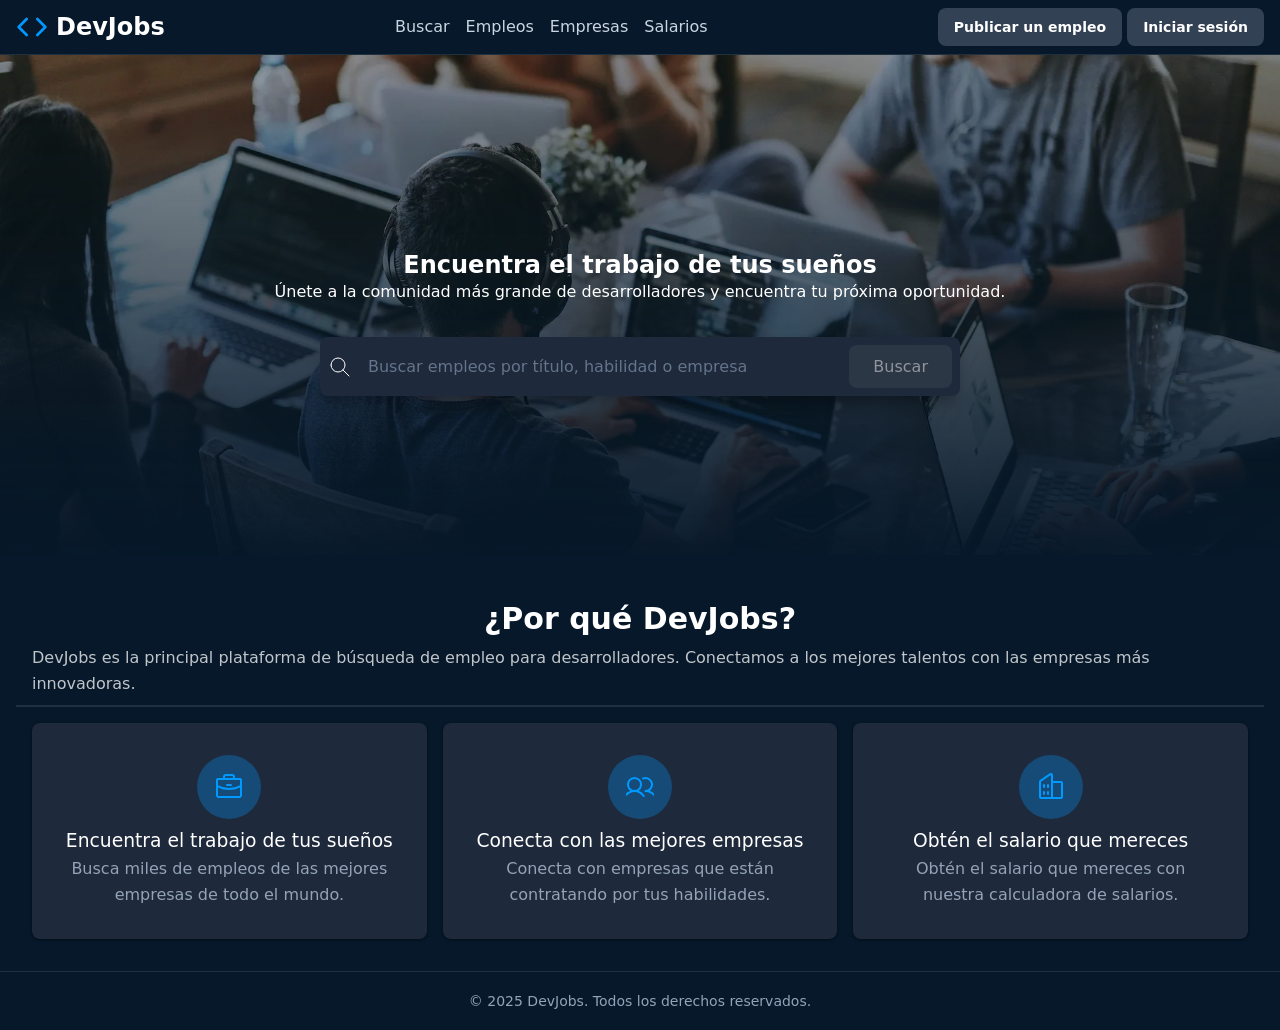
<file: Ejercicio-2/index.html>
<!DOCTYPE html>
<html lang="es">

<head>
  <title>DevJobs - Inicio</title>
  <meta charset="UTF-8" />
  <meta name="description" content="Encuentra las mejores ofertas de trabajo para desarrolladores en DevJobs.">

  <link rel="stylesheet" href="./styles.css" />
</head>

<body>
  <header>
    <h1>
      <svg fill="none" stroke="currentColor" stroke-linecap="round" stroke-linejoin="round" stroke-width="2"
        viewBox="0 0 24 24" xmlns="http://www.w3.org/2000/svg">
        <polyline points="16 18 22 12 16 6"></polyline>
        <polyline points="8 6 2 12 8 18"></polyline>
      </svg>
      DevJobs
    </h1>

    <nav>
      <a href="">Buscar</a>
      <a href="empleos.html">Empleos</a>
      <a href="">Empresas</a>
      <a href="">Salarios</a>
    </nav>

    <div>
      <a href="">Publicar un empleo</a>
      <a href="">Iniciar sesión</a>
    </div>
  </header>

  <main>
    <section>
      <img src="./background.webp" width="200" />

      <h1>Encuentra el trabajo de tus sueños</h1>

      <p>Únete a la comunidad más grande de desarrolladores y encuentra tu próxima oportunidad.</p>

      <form role="search">
        <div>
          <svg xmlns="http://www.w3.org/2000/svg" width="24" height="24" viewBox="0 0 24 24" fill="none"
            stroke="currentColor" stroke-width="1" stroke-linecap="round" stroke-linejoin="round"
            class="icon icon-tabler icons-tabler-outline icon-tabler-search">
            <path stroke="none" d="M0 0h24v24H0z" fill="none" />
            <path d="M10 10m-7 0a7 7 0 1 0 14 0a7 7 0 1 0 -14 0" />
            <path d="M21 21l-6 -6" />
          </svg>

          <input required type="text" placeholder="Buscar empleos por título, habilidad o empresa">

          <button disabled type="submit">Buscar</button>
        </div>
      </form>
    </section>

    <section>

      <header>
        <h2>¿Por qué DevJobs?</h2>
        <p>DevJobs es la principal plataforma de búsqueda de empleo para desarrolladores. Conectamos a los mejores
          talentos con las empresas más innovadoras.</p>
      </header>

      <footer>
        <article>
          <svg fill="currentColor" height="32" viewBox="0 0 256 256" width="32" xmlns="http://www.w3.org/2000/svg"
            aria-hidden="true">
            <path
              d="M216,56H176V48a24,24,0,0,0-24-24H104A24,24,0,0,0,80,48v8H40A16,16,0,0,0,24,72V200a16,16,0,0,0,16,16H216a16,16,0,0,0,16-16V72A16,16,0,0,0,216,56ZM96,48a8,8,0,0,1,8-8h48a8,8,0,0,1,8,8v8H96ZM216,72v41.61A184,184,0,0,1,128,136a184.07,184.07,0,0,1-88-22.38V72Zm0,128H40V131.64A200.19,200.19,0,0,0,128,152a200.25,200.25,0,0,0,88-20.37V200ZM104,112a8,8,0,0,1,8-8h32a8,8,0,0,1,0,16H112A8,8,0,0,1,104,112Z">
            </path>
          </svg>
          <h3>Encuentra el trabajo de tus sueños</h3>
          <p>Busca miles de empleos de las mejores empresas de todo el mundo.</p>
        </article>

        <article>
          <svg fill="currentColor" height="32" viewBox="0 0 256 256" width="32" xmlns="http://www.w3.org/2000/svg"
            aria-hidden="true">
            <path
              d="M117.25,157.92a60,60,0,1,0-66.5,0A95.83,95.83,0,0,0,3.53,195.63a8,8,0,1,0,13.4,8.74,80,80,0,0,1,134.14,0,8,8,0,0,0,13.4-8.74A95.83,95.83,0,0,0,117.25,157.92ZM40,108a44,44,0,1,1,44,44A44.05,44.05,0,0,1,40,108Zm210.14,98.7a8,8,0,0,1-11.07-2.33A79.83,79.83,0,0,0,172,168a8,8,0,0,1,0-16,44,44,0,1,0-16.34-84.87,8,8,0,1,1-5.94-14.85,60,60,0,0,1,55.53,105.64,95.83,95.83,0,0,1,47.22,37.71A8,8,0,0,1,250.14,206.7Z">
            </path>
          </svg>
          <h3>Conecta con las mejores empresas</h3>
          <p>Conecta con empresas que están contratando por tus habilidades.</p>
        </article>

        <article>
          <svg fill="currentColor" height="32" viewBox="0 0 256 256" width="32" xmlns="http://www.w3.org/2000/svg"
            aria-hidden="true">
            <path
              d="M240,208H224V96a16,16,0,0,0-16-16H144V32a16,16,0,0,0-24.88-13.32L39.12,72A16,16,0,0,0,32,85.34V208H16a8,8,0,0,0,0,16H240a8,8,0,0,0,0-16ZM208,96V208H144V96ZM48,85.34,128,32V208H48ZM112,112v16a8,8,0,0,1-16,0V112a8,8,0,1,1,16,0Zm-32,0v16a8,8,0,0,1-16,0V112a8,8,0,1,1,16,0Zm0,56v16a8,8,0,0,1-16,0V168a8,8,0,0,1,16,0Zm32,0v16a8,8,0,0,1-16,0V168a8,8,0,0,1,16,0Z">
            </path>
          </svg>
          <h3>Obtén el salario que mereces</h3>
          <p>Obtén el salario que mereces con nuestra calculadora de salarios.</p>
        </article>
      </footer>

    </section>
  </main>

  <footer>
    <small>&copy; 2025 DevJobs. Todos los derechos reservados.</small>
  </footer>

</body>

</html>
</file>
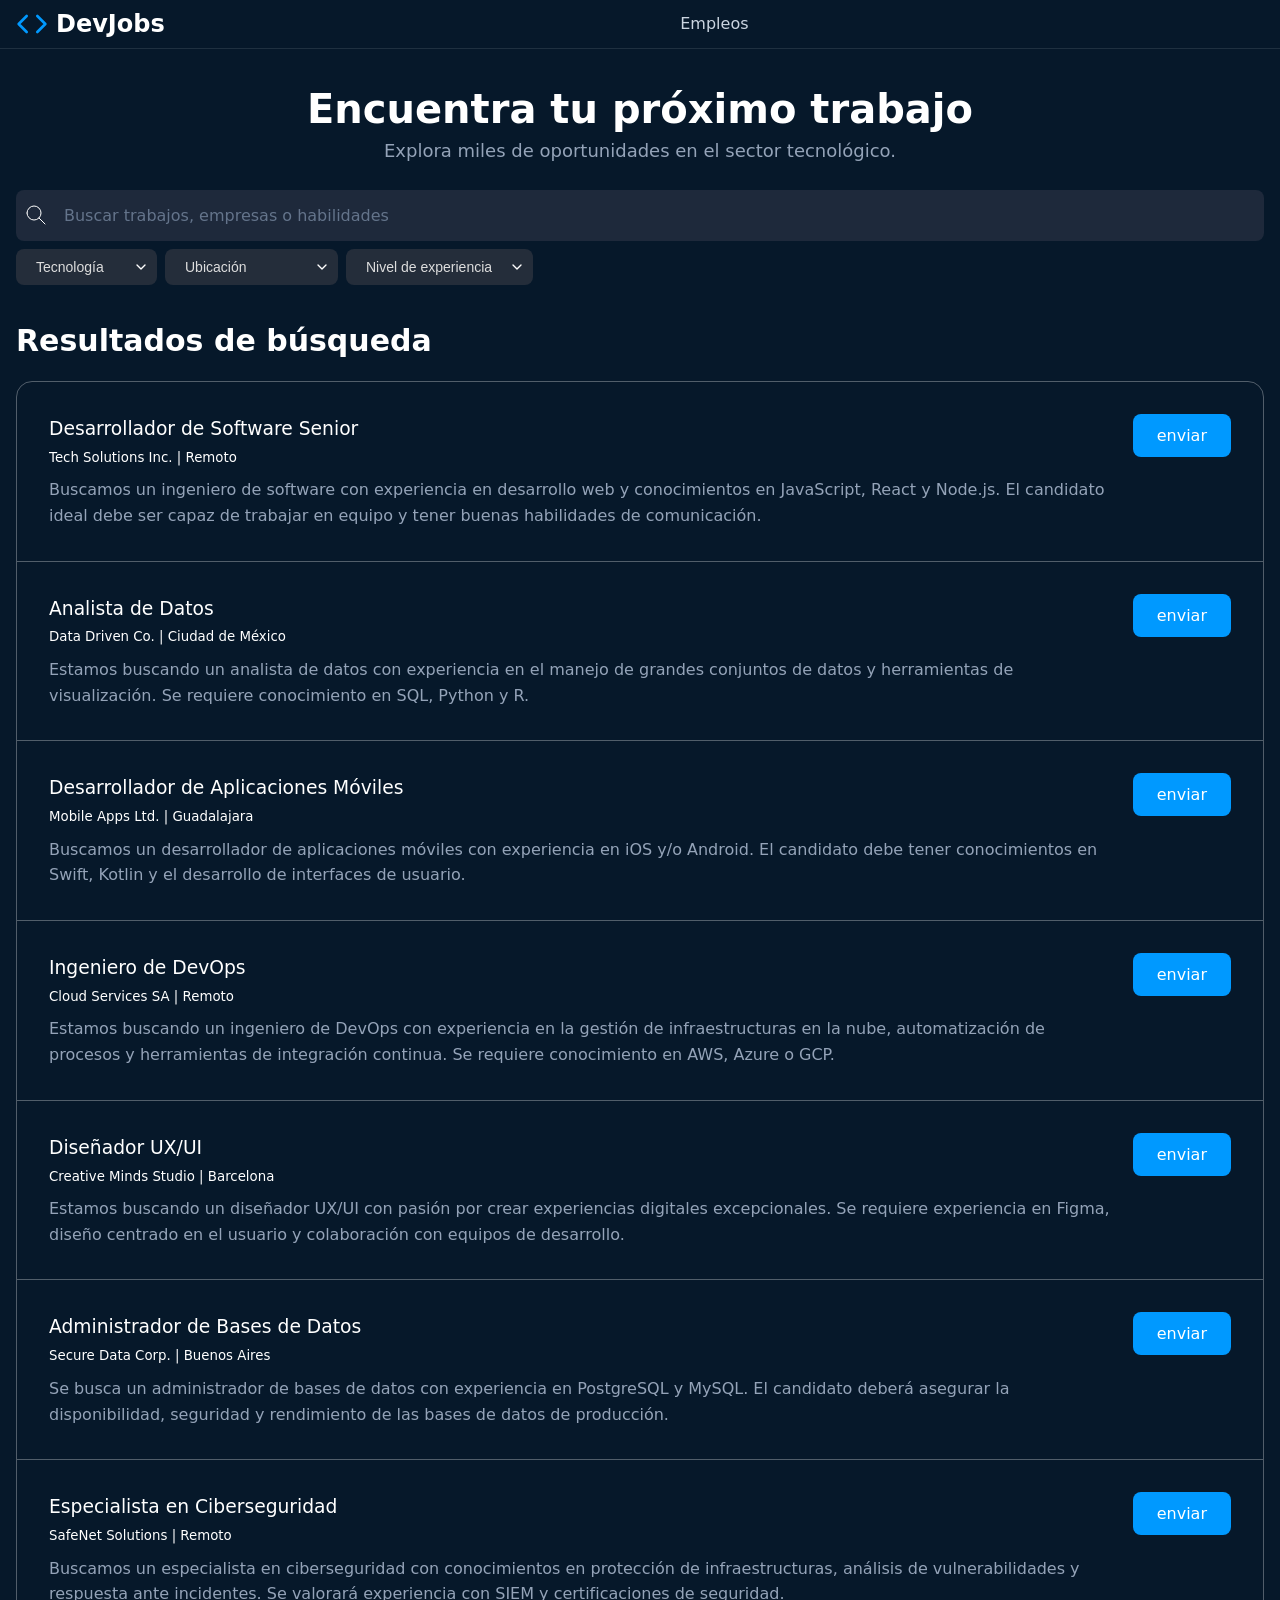
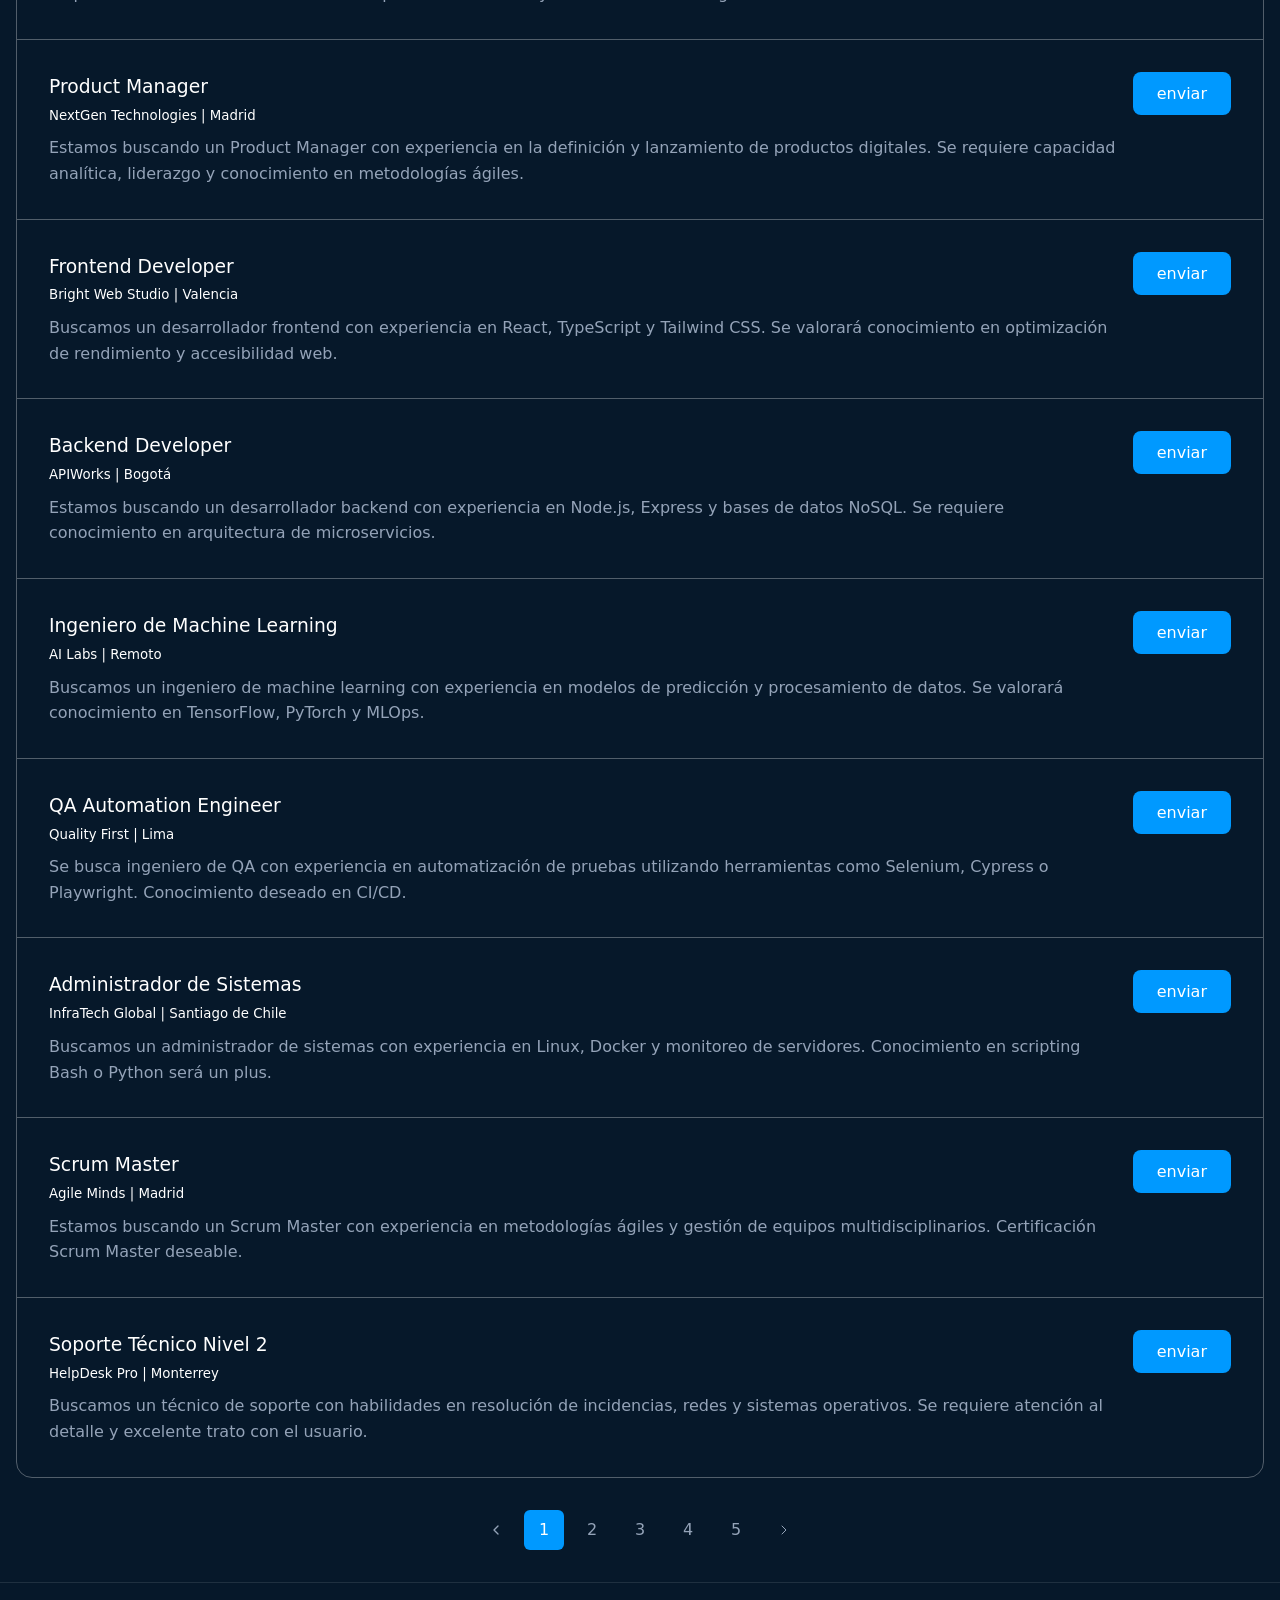
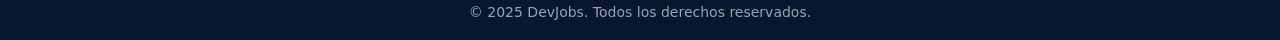
<file: Ejercicio-2/empleos.html>
<!DOCTYPE html>
<html lang="es">

<head>
  <title>DevJobs - Empleos</title>
  <meta charset="UTF-8" />
  <meta name="description" content="Listado con empleos y filtros para encontrar el trabajo de tus sueños.">

  <link rel="stylesheet" href="./styles.css" />

  <script type="module" src="./aplicarboton.js"></script>
  <script type="module" src="./filtrarOptions.js"></script>
</head>

<body>
  <header>
    <h1>
      <svg fill="none" stroke="currentColor" stroke-linecap="round" stroke-linejoin="round" stroke-width="2"
        viewBox="0 0 24 24" xmlns="http://www.w3.org/2000/svg">
        <polyline points="16 18 22 12 16 6"></polyline>
        <polyline points="8 6 2 12 8 18"></polyline>
      </svg>
      DevJobs
    </h1>

    <nav>
      <!-- <a href="">
        Inicio
      </a> -->
      <a href="">Empleos</a>
    </nav>

    <div>
      <devjobs-avatar service="google" username="google.com" size="32">
      </devjobs-avatar>

      <devjobs-avatar service="google" username="netflix.com" size="32">
      </devjobs-avatar>

      <devjobs-avatar service="google" username="vercel.com" size="32">
      </devjobs-avatar>
    </div>
  </header>

  <main>
    <section class="jobs-search">
      <h1>Encuentra tu próximo trabajo</h1>
      <p>Explora miles de oportunidades en el sector tecnológico.</p>

      <form id="empleos-search-form" role="search">
        <div class="search-bar">
          <svg xmlns="http://www.w3.org/2000/svg" width="24" height="24" viewBox="0 0 24 24" fill="none"
            stroke="currentColor" stroke-width="1" stroke-linecap="round" stroke-linejoin="round"
            class="icon icon-tabler icons-tabler-outline icon-tabler-search">
            <path stroke="none" d="M0 0h24v24H0z" fill="none" />
            <path d="M10 10m-7 0a7 7 0 1 0 14 0a7 7 0 1 0 -14 0" />
            <path d="M21 21l-6 -6" />
          </svg>

          <input name="search" id="empleos-search-input" required type="text"
            placeholder="Buscar trabajos, empresas o habilidades">
        </div>

        <div class="search-filters">
          <select name="technology" id="filter-technology">
            <option value="">Tecnología</option>
            <optgroup label="Tecnologías populares">
              <option value="javascript">JavaScript</option>
              <option value="python">Python</option>
              <option value="react">React</option>
              <option value="nodejs">Node.js</option>
            </optgroup>
            <option value="java">Java</option>
            <hr />
            <option value="csharp">C#</option>
            <option value="c">C</option>
            <option value="c++">C++</option>
            <hr />
            <option value="ruby">Ruby</option>
            <option value="php">PHP</option>
          </select>

          <select name="location" id="filter-location">
            <option value="">Ubicación</option>
            <option value="remoto">Remoto</option>
            <option value="cdmx">Ciudad de México</option>
            <option value="guadalajara">Guadalajara</option>
            <option value="monterrey">Monterrey</option>
            <option value="barcelona">Barcelona</option>
          </select>

          <select name="experience-level" id="filter-experience-level">
            <option value="">Nivel de experiencia</option>
            <option value="junior">Junior</option>
            <option value="mid">Mid-level</option>
            <option value="senior">Senior</option>
            <option value="lead">Lead</option>
          </select>
        </div>
      </form>

      <span id="filter-selected-value"></span>
    </section>

    <section>
      <h2>Resultados de búsqueda</h2>

      <div class="jobs-listings">

        
        <!--
         <article data-modalidad="remoto" class="job-listing-card">
          <div>
            <h3>Ingeniero de Software</h3>
            <small>remoto Lorem ipsum dolor sit amet consectetur adipisicing elit. Voluptas, itaque. Veniam placeat, blanditiis saepe quod totam maxime, iusto aspernatur at, reprehenderit sint similique doloribus magnam natus voluptates quae cum? Repellat?</small>
            <p>Lorem, ipsum dolor sit amet consectetur adipisicing elit. Necessitatibus deserunt repudiandae temporibus nemo tempore quo doloremque voluptate obcaecati est impedit a fuga laboriosam dolore, repellendus totam error soluta aliquid cumque?
            Accusantium cupiditate unde, libero velit nobis veritatis sequi, maxime iusto corrupti inventore laborum fuga voluptates obcaecati praesentium tempora! Delectus aliquam ipsa quos unde voluptatibus iusto et exercitationem nesciunt incidunt dolores.
            Nihil vitae itaque adipisci quaerat, quam explicabo libero quia beatae suscipit reprehenderit sunt architecto tenetur consequatur impedit laborum nostrum, quae deleniti iusto ab doloremque. Optio saepe voluptatem quasi distinctio dolor!</p>
          </div>
          <button type="submit"  class="button-apply-job">enviar</button>
          

         </article>
         <article data-modalidad="cdmx" class="job-listing-card">
          <div>
            <h3>Analista de Datos</h3>
            <small>cdmx Lorem ipsum dolor sit amet consectetur adipisicing elit. Beatae nisi perspiciatis consectetur deserunt! Nobis reiciendis explicabo corrupti quod similique. Accusantium totam doloribus eligendi? Magnam voluptates velit fugiat quisquam eos reprehenderit!</small>
            <p>Lorem ipsum dolor sit amet consectetur adipisicing elit. Exercitationem iusto labore ab necessitatibus perspiciatis modi voluptates laudantium repudiandae, quaerat assumenda ea maxime, fuga expedita dolor eum sint quod vitae quasi.
            Quod illo, impedit quaerat deleniti et est ipsa error doloremque architecto perferendis exercitationem maiores aliquam inventore nulla veritatis voluptas laudantium vel officia? Vitae quae molestiae aliquid laboriosam dolorem aut dicta?
            Id reprehenderit dicta molestias deleniti eligendi facilis tenetur quo, maiores, ea quibusdam delectus odio, reiciendis fugit eos qui. Quod sapiente odio esse quidem ratione aliquid. Tempora inventore quas fuga et?</p>
          </div>
          <button type="submit" class="button-apply-job">enviar</button>
         </article>


         <article data-modalidad="guadalajara" class="job-listing-card">
          <div>
            <h3>Desarrollador de Aplicaciones Moviles</h3>
            <small>Guadalajara Lorem ipsum dolor sit amet consectetur adipisicing elit. Hic incidunt quasi quidem. Aut dicta veniam est facilis deleniti tenetur, corrupti labore rerum vitae modi distinctio eveniet aspernatur, nostrum pariatur ad!</small>
            <p>Lorem ipsum dolor sit amet consectetur adipisicing elit. Deserunt nemo ipsa explicabo ab soluta veritatis eaque eos blanditiis fuga quod adipisci, saepe illum, hic ex officiis, error esse eveniet! Delectus.
            Earum fuga eligendi repellendus asperiores dolorem, esse quisquam, reprehenderit rem officia dolores nisi nemo vitae ipsa sint illo impedit qui porro aperiam quos assumenda distinctio explicabo. Suscipit accusantium illum fugit.
            Voluptates ratione nemo voluptatem modi suscipit, maiores incidunt quam veniam a eaque quaerat alias sapiente nulla. Dolorum in culpa iste, sit mollitia quos sapiente laboriosam ipsum voluptatibus, illum ratione error!</p>
          </div>
          <button type="submit" class="button-apply-job">enviar</button>
         </article>


         <article data-modalidad="remoto" class="job-listing-card">
          <div>
            <h3>Ingeniero de DevOps</h3>
            <small>remoto Lorem ipsum dolor sit amet consectetur adipisicing elit. Hic incidunt quasi quidem. Aut dicta veniam est facilis deleniti tenetur, corrupti labore rerum vitae modi distinctio eveniet aspernatur, nostrum pariatur ad!</small>
            <p>Lorem ipsum dolor sit amet consectetur adipisicing elit. Deserunt nemo ipsa explicabo ab soluta veritatis eaque eos blanditiis fuga quod adipisci, saepe illum, hic ex officiis, error esse eveniet! Delectus.
            Earum fuga eligendi repellendus asperiores dolorem, esse quisquam, reprehenderit rem officia dolores nisi nemo vitae ipsa sint illo impedit qui porro aperiam quos assumenda distinctio explicabo. Suscipit accusantium illum fugit.
            Voluptates ratione nemo voluptatem modi suscipit, maiores incidunt quam veniam a eaque quaerat alias sapiente nulla. Dolorum in culpa iste, sit mollitia quos sapiente laboriosam ipsum voluptatibus, illum ratione error!</p>
          </div>
          <button type="submit" class="button-apply-job">enviar</button>
         </article>
         -->
         
      </div>

      <nav class="pagination">
        <a href="#"><svg width="16" height="16" viewBox="0 0 24 24" fill="none" stroke="currentColor" stroke-width="2"
            stroke-linecap="round" stroke-linejoin="round">
            <path stroke="none" d="M0 0h24v24H0z" fill="none" />
            <path d="M15 6l-6 6l6 6" />
          </svg></a>
        <a class="is-active" href="#">1</a>
        <a href="#">2</a>
        <a href="#">3</a>
        <a href="#">4</a>
        <a href="#">5</a>
        <a href="#"><svg width="16" height="16" viewBox="0 0 24 24" fill="none" stroke="currentColor" stroke-width="1.5"
            stroke-linecap="round" stroke-linejoin="round"
            class="icon icon-tabler icons-tabler-outline icon-tabler-chevron-right">
            <path stroke="none" d="M0 0h24v24H0z" fill="none" />
            <path d="M9 6l6 6l-6 6" />
          </svg></a>
      </nav>
    </section>
  </main>

  <footer >
    <small>&copy; 2025 DevJobs. Todos los derechos reservados.</small>
  </footer>
</body>

</html>
</file>
<file: Ejercicio-2/styles.css>
* {
  margin: 0;
  padding: 0;
  box-sizing: border-box;
}






:root {
  --primary: #3b4550;
  --primary-dark: #0a3d66;
  --primary-hover: #0d5ba8;
  --primary-light: #09f;
  --background: #06182a;
  --text-primary: #ffffff;
  --text-secondary: #cbd5e1;
  --text-muted: #94a3b8;
  --border: rgba(255, 255, 255, 0.1);
  --card-bg: #1e293b;
  --shadow: rgba(0, 0, 0, 0.3);
  --input-bg: #1e293b;
  --hsla-example: hsla(210, 100%, 56%, 1);
}










@font-face {
  font-family: 'Inter Variable';
  font-style: normal;
  font-display: swap;
  font-weight: 100 900;
  src: url(https://cdn.jsdelivr.net/fontsource/fonts/inter:vf@latest/latin-wght-normal.woff2) format('woff2-variations');
  unicode-range: U+0000-00FF,U+0131,U+0152-0153,U+02BB-02BC,U+02C6,U+02DA,U+02DC,U+0304,U+0308,U+0329,U+2000-206F,U+20AC,U+2122,U+2191,U+2193,U+2212,U+2215,U+FEFF,U+FFFD;
}










body {
  font-family: system-ui;
  background-color: var(--background);
  color: var(--text-primary);
  min-height: 100vh;
  display: flex;
  flex-direction: column;
  line-height: 1.6;
}



select {
  padding: 0.625rem 1.25rem;
  background-color: #242d3a;
  border: 0;
  border-radius: 0.5rem;
  font-size: 0.875rem;
  color: #ddd;
  cursor: pointer;
  transition: all 0.2s;
  appearance: none;
  background-image: url("data:image/svg+xml,%3Csvg xmlns='http://www.w3.org/2000/svg' width='16' height='16' viewBox='0 0 24 24' fill='none' stroke='white' stroke-width='2' stroke-linecap='round' stroke-linejoin='round'%3E%3Cpolyline points='6 9 12 15 18 9'/%3E%3C/svg%3E");
  background-repeat: no-repeat;
  background-position: right 0.5rem center;
  padding-right: 2.5rem;

  &:hover {
    background-color: var(--primary-hover);
    color: white;
  }

  &:focus {
    outline: 2px solid #1173d4;
    outline-offset: 2px;
  }
}









/* Títulos principales */
h1 {
  font-size: 1.5rem;
  line-height: 1.2;
  text-wrap: balance;
  display: flex;
  align-items: center;
  gap: 0.5rem;

  svg {
    width: 2rem;
    height: 2rem;
    color: var(--primary-light);
  }
}

h1 + p {
  text-wrap: balance;
  margin-bottom: 2rem
}

/* Header */
header {
  border-bottom: 1px solid var(--border);
  background: var(--background);
  padding: .5rem 1rem;
  display: flex;
  align-items: center;
  justify-content: space-between;
  gap: 2rem;

  h2 {
    font-size: 1.25rem;
    font-weight: 700;
    color: var(--text-primary);
  }
}

/* Navegación del header a otras páginas */
nav {
  align-items: center;
  gap: 1rem;
  display: flex;

  a {
    text-decoration: none;
    color: var(--text-secondary);
    transition: color 0.2s;
    font-weight: 500;

    &:hover, &:focus {
      color: var(--primary);
      outline: none;
    }
  }
}

/* Botones del Header */
header div a {
  padding: 0.5rem 1rem;
  border-radius: 0.5rem;
  background-color: #334155;
  color: var(--text-primary);
  display: inline-block;
  font-size: 0.875rem;
  font-weight: 700;
  text-decoration: none;
  /* TODO */
}

/* Hero */
main > section:nth-child(1) {
  height: 500px;
  text-align: center;
  display: flex;
  flex-direction: column;
  justify-content: center;
  align-items: center;

  h1 {
    padding-top: 36px;
  }

  & > img {
    position: absolute;
    width: 100%;
    height: 100%;
    object-fit: cover;
    z-index: -1;
    left: 0;
    right: 0;
    mask-image: linear-gradient(to bottom, rgba(16, 25, 34, 1) 5%, rgba(16, 25, 34, 0) 80%);
  }
}

/* Formulario de Búsqueda */
form {
  max-width: 42rem;
  width: 100%;
  margin: 0 auto;
  padding-inline: 1rem;
}

form > div {
  display: flex;
  align-items: center;
  background-color: var(--input-bg);
  border-radius: 0.5rem;
  box-shadow: 0 10px 15px -3px var(--shadow);
  padding: 0.5rem;
  gap: 0.5rem;
}

form span {
  padding-left: 0.75rem;
  color: var(--text-muted);
  display: flex;
  align-items: center;
  flex-shrink: 0;
}

form input[type="text"] {
  flex: 1;
  background: transparent;
  border: none;
  outline: none;
  color: var(--text-primary);
  padding: 0.75rem 0.5rem;
  font-size: 1rem;
  font-family: inherit;
}

form input[type="text"]::placeholder {
  color: #64748b;
}

button {
  padding: 0.75rem 1.5rem;
  border-radius: 0.5rem;
  background-color: var(--primary);
  color: white;
  font-weight: 400;
  border: none;
  cursor: pointer;
  transition: all 0.2s;
  font-family: inherit;
  font-size: 1rem;
  white-space: nowrap;

  &:hover, /* pseudo-clase que significa que el ratón está encima */
  &:focus { /* pseudo-clase que significa que el elemento tiene el foco */
    background-color: var(--primary-hover);
    outline: 2px solid white;
    outline-offset: 2px;
  }

  &:active { 
    transform: scale(0.90)
  }

  &:disabled {
    opacity: .5;
    pointer-events: none;
  }
}

/* Features Section */
main > section:nth-child(2) {
  padding-inline: 1rem;
  background-color: var(--background);
  padding-top: 2rem;

  & > header {
    gap: 2px;
    flex-direction: column;

    h2 {
      margin-bottom: 0;
    }

    p {
      opacity: .75;
    }
  }

  & > div {
    max-width: 1280px;
    margin: 0 auto;
  }
}

main > section:nth-child(2) h2 {
  font-size: 1.875rem;
  font-weight: 700;
  color: var(--text-primary);
  margin-bottom: 1rem;
}

main > section:nth-child(2) > div > div:first-child > p {
  font-size: 1.125rem;
  color: var(--text-muted);
  max-width: 42rem;
  margin: 0 auto;
}

/* Grid de Features */
main > section:nth-child(2) footer {
  display: grid;
  grid-template-columns: repeat(auto-fit, minmax(280px, 1fr));
  gap: 16px
}

/* Feature Cards */
/* article {
  background-color: var(--card-bg);
  padding: 2rem;
  margin-bottom: 16px;
  border-radius: 0.5rem;                   
  box-shadow: 0px 1px 3px 0 var(--shadow); 

  svg {
    color: var(--primary-light);          
    background: rgba(0, 153, 255, 0.3);  
    border-radius: 9999px;               
    width: 64px;                         
    height: 64px;                        
    padding: 16px;                       
  }

  h3 {
    font-weight: 500;
  }

  p {
    color: var(--text-muted);
  }
} */

/* Footer */
footer {
  background-color: var(--background);
  border-top: 1px solid var(--border);
  text-align: center;
  padding: 16px;

  small {
    color: var(--text-muted);
    font-size: 0.875rem;
  }
}

article {
  background-color: var(--card-bg);
  padding: 2rem;
  margin-bottom: 16px;
  border-radius: 0.5rem;
  box-shadow: 0px 1px 3px 0px rgba(0, 0, 0, 0.5);

  svg {
    color: var(--primary-light);
    background: rgba(0, 153, 255, .3);
    width: 64px;
    height: 64px;
    border-radius: 100%;
    padding: 16px;
  }

  p {
    color: var(--text-muted);
  }

  h3 {
    font-weight: 500;
  }
}

/* Jobs Search */
.jobs-search {
  margin: 0;
  padding: 0;
  height: auto !important;

  h1 {
    font-size: 2.5rem;
    margin-bottom: .25rem;
  }

  p {
    font-size: 1.125rem;
    color: var(--text-muted);
    margin-bottom: 1.5rem;
  }

  .search-bar {
    background: var(--input-bg);
    padding: .25rem .5rem;
  }

  .search-filters {
    display: flex;
    flex-wrap: wrap;
    margin-top: .5rem;
  }

  form {
    width: 100%;
    max-width: 1280px;
  }

  form div {
    background: none;
    box-shadow: none;
    padding: 0;
  }
}

.jobs-listings {
  border: 1px solid rgba(255, 255, 255, .3);
  border-radius: 1rem;

  .job-listing-card {
    background: none;
    box-shadow: none;
    border-radius: 0;
    border-bottom: 1px solid rgba(255, 255, 255, .3);
    margin: 0;

    display: flex; /* valor original */
    align-items: start;
    gap: 1rem;

    &.is-hidden {
      display: none;
    }


    p {
      margin-top: 0.5rem
    }

    &:last-child {
      border-bottom: none;
    }
  }
}

.pagination {
  display: flex;
  justify-content: center;
  gap: 0.5rem;
  margin-block: 2rem;

  a {
    display: flex;
    align-items: center;
    justify-content: center;
    width: 2.5rem;
    height: 2.5rem;
    text-decoration: none;
    color: var(--text-muted);
    border-radius: 0.375rem;
    transition: all .3s;

    &:hover, &:focus {
      background-color: #fff;
    }

    &:active {
      transform: scale(0.90);
    }

    &.is-active {
      background-color: var(--primary-light);
      color: white;
      pointer-events: none;
    }
  }
}

.button-apply-job {
  background: #09f;

  &.is-applied {
    background: #4caf50;
    pointer-events: none;
  }
}
</file>
